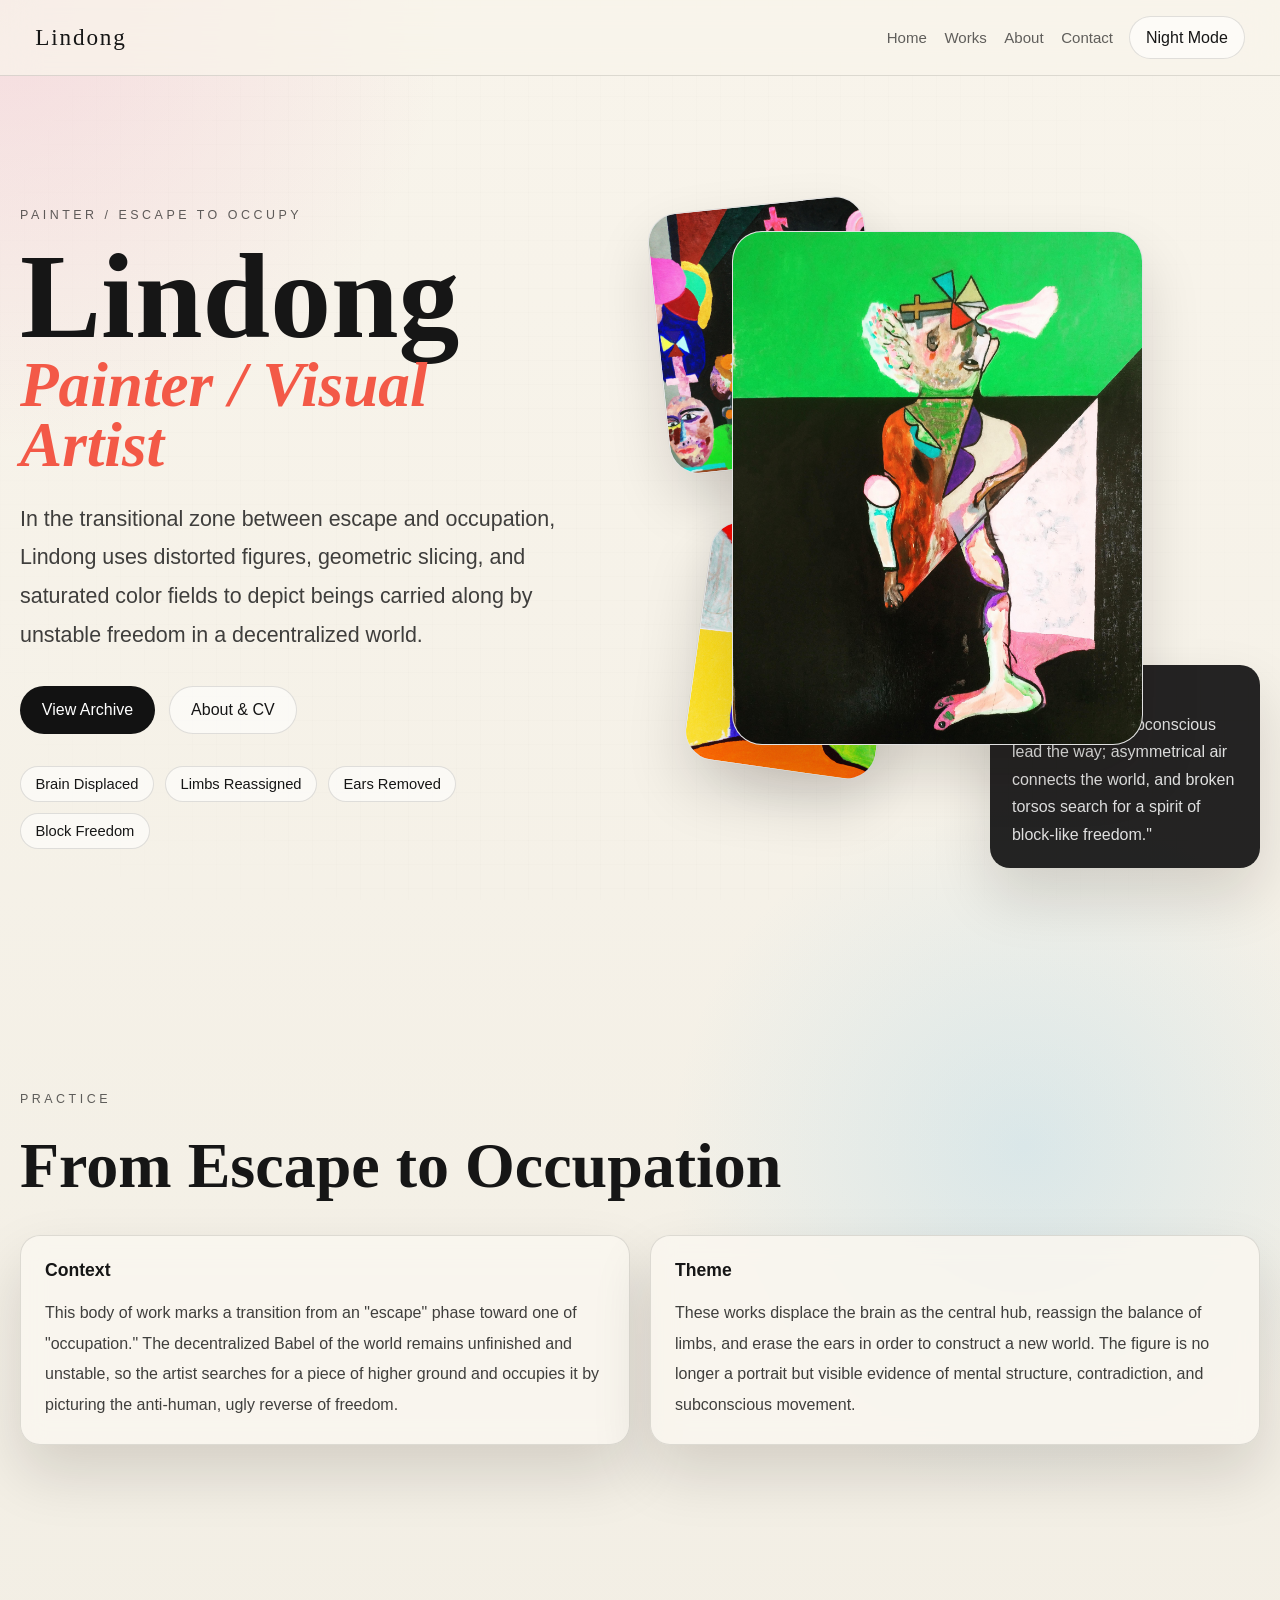
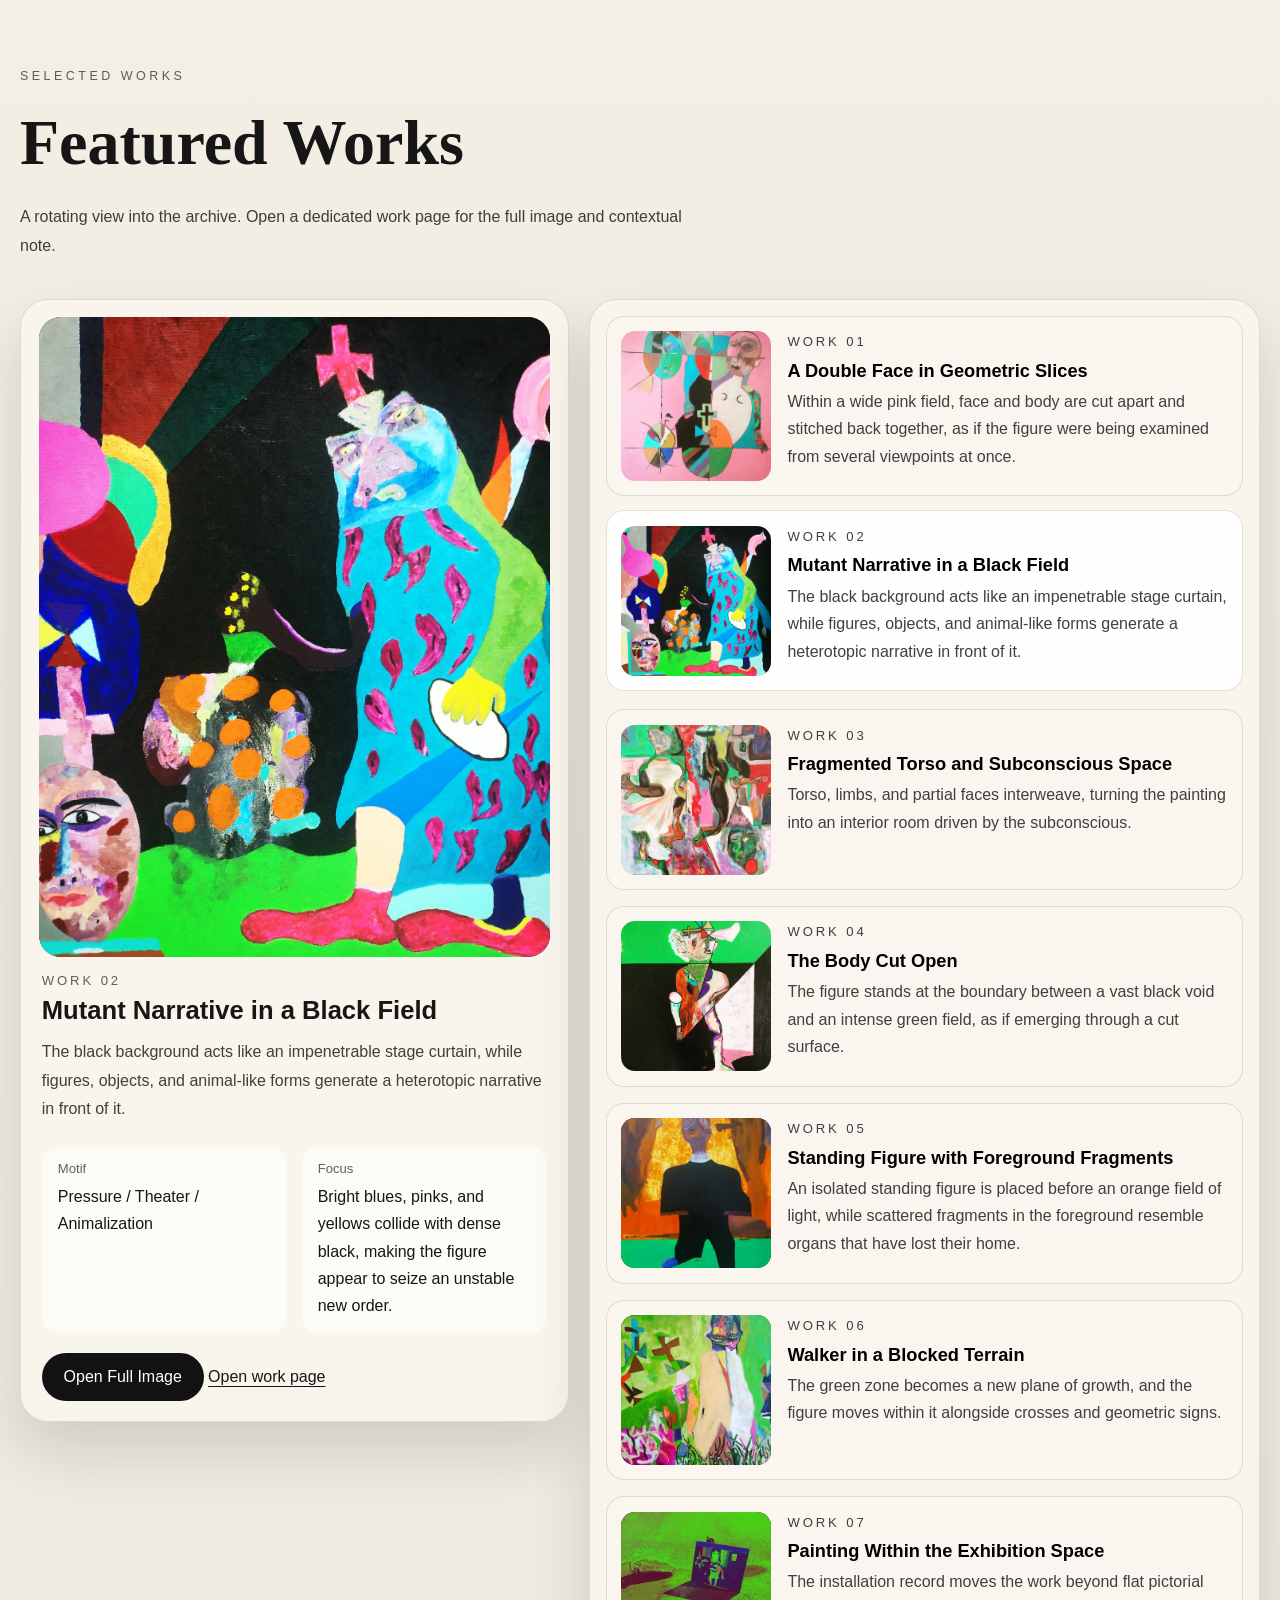
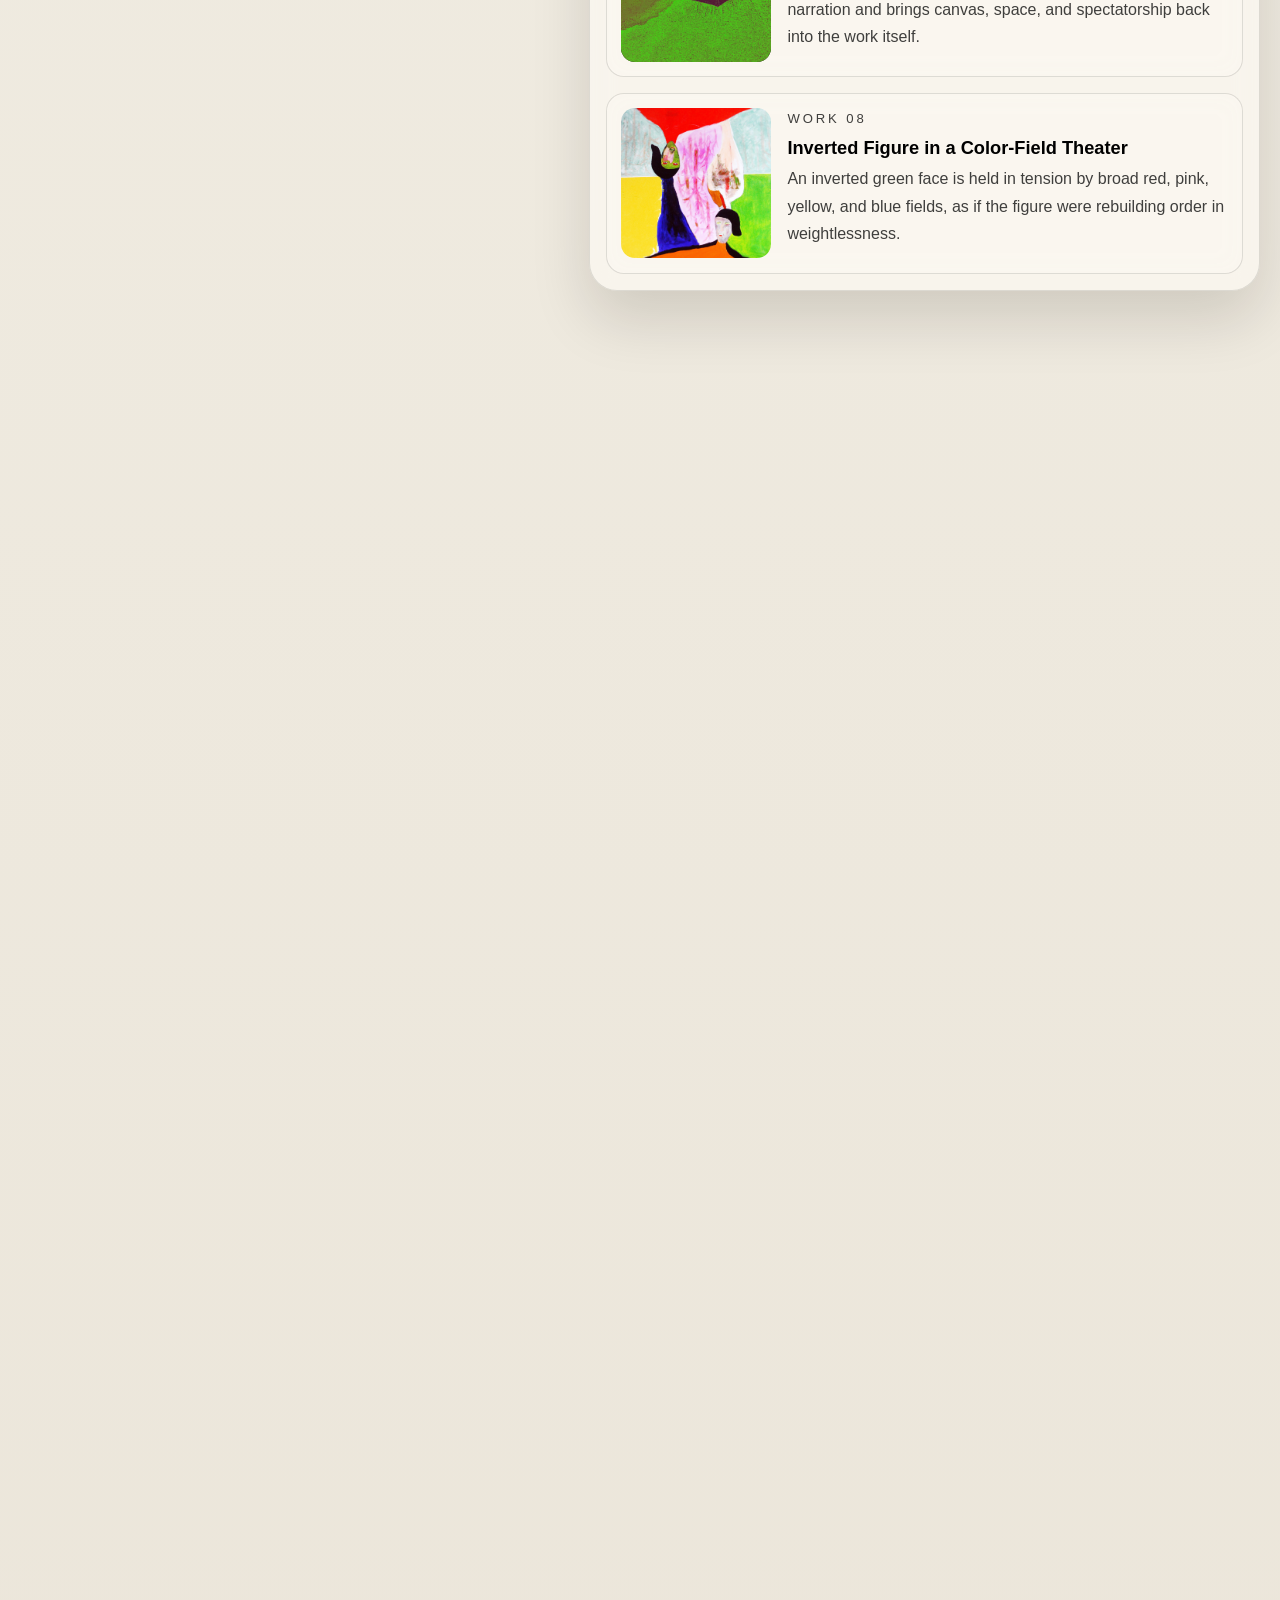
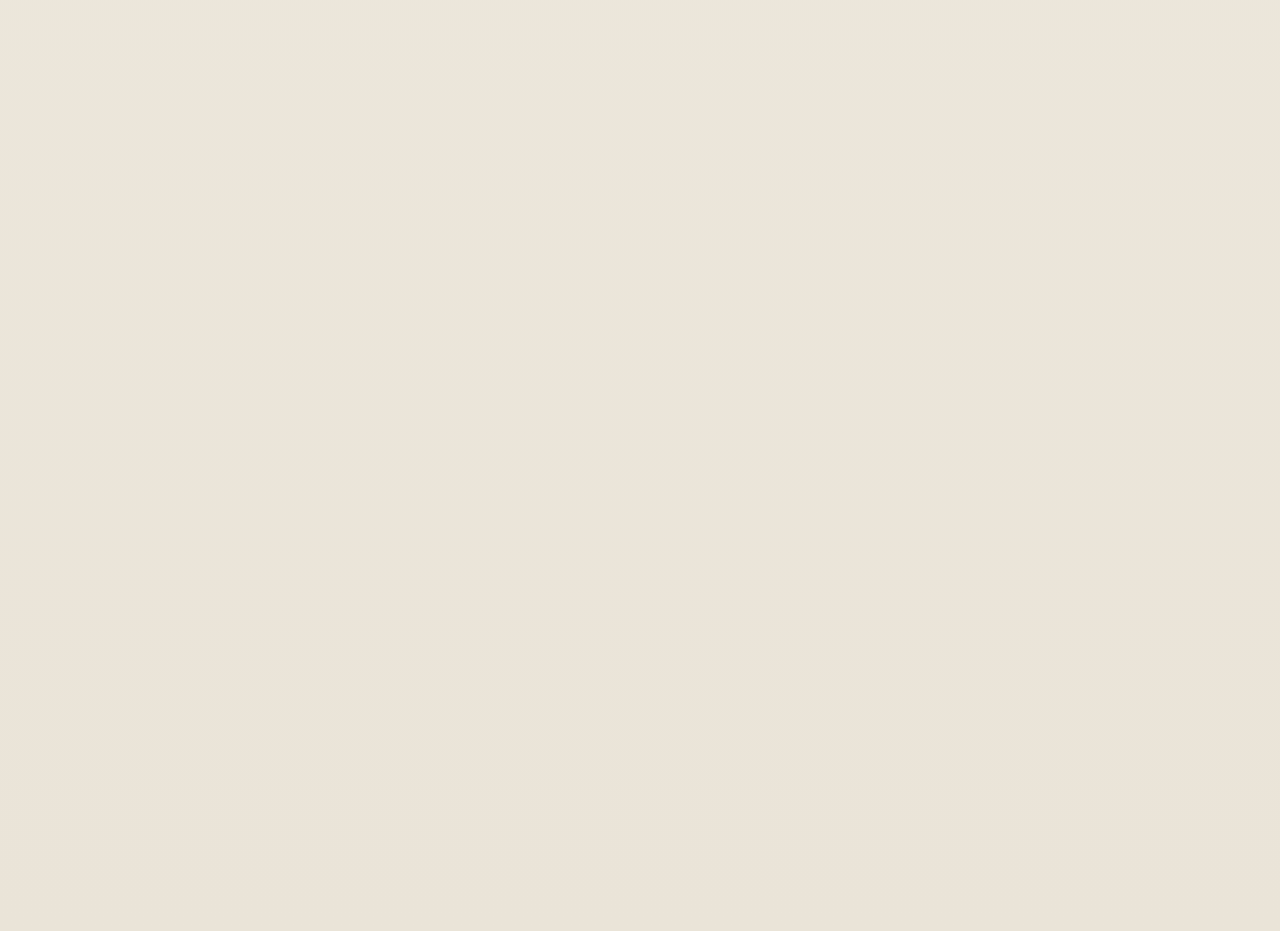
<file: index.html>
<!DOCTYPE html>
<html lang="en">
  <head>
    <meta charset="UTF-8" />
    <meta name="viewport" content="width=device-width, initial-scale=1.0" />
    <title>Lindong | Artist Website</title>
    <meta
      name="description"
      content="The artist website of Lindong. Distorted figures, geometric slices, and saturated color fields describe psychic structures and states of survival in a decentralized world."
    />
    <script>
      (function () {
        try {
          var savedTheme = localStorage.getItem("lindong-theme");
          document.documentElement.dataset.theme = savedTheme === "night" ? "night" : "day";
        } catch (error) {
          document.documentElement.dataset.theme = "day";
        }
      })();
    </script>
    <link rel="stylesheet" href="styles.css" />
  </head>
  <body>
    <div class="page-aura" aria-hidden="true"></div>
    <header class="site-header">
      <a class="brand" href="#top" aria-label="Back to homepage">
        <span class="brand-en brand-en-hero">Lindong</span>
      </a>
      <div class="header-tools">
        <nav class="site-nav" aria-label="Main navigation">
          <a href="./" id="nav-home">Home</a>
          <a href="works/" id="nav-works">Works</a>
          <a href="about/" id="nav-about">About</a>
          <a href="about/#contact" id="nav-contact">Contact</a>
        </nav>
        <button class="theme-toggle" id="theme-toggle" type="button" aria-label="Toggle day and night theme" aria-pressed="false">
          Night Mode
        </button>
      </div>
    </header>

    <main id="top">
      <section class="hero section">
        <div class="hero-copy" data-reveal>
          <p class="eyebrow" id="hero-eyebrow">Painter / Escape to Occupy</p>
          <h1>
            Lindong
            <span>Painter / Visual Artist</span>
          </h1>
          <p class="hero-lede" id="hero-lede">
            In the transitional zone between escape and occupation, Lindong uses distorted figures, geometric slicing, and saturated color fields to depict beings carried along by unstable freedom in a decentralized world.
          </p>
          <div class="hero-actions">
            <a class="button button-primary" href="works/" id="hero-cta-primary">View Archive</a>
            <a class="button button-secondary" href="about/" id="hero-cta-secondary">About &amp; CV</a>
          </div>
          <ul class="motif-list" aria-label="Practice keywords">
            <li id="motif-1">Brain Displaced</li>
            <li id="motif-2">Limbs Reassigned</li>
            <li id="motif-3">Ears Removed</li>
            <li id="motif-4">Block Freedom</li>
          </ul>
        </div>

        <div class="hero-stage" data-reveal>
          <figure class="hero-card hero-card-main">
            <img id="hero-image-main" src="assets/works/work-04.jpg" alt="Lindong work 04" />
          </figure>
          <figure class="hero-card hero-card-top">
            <img id="hero-image-top" src="assets/works/work-02.jpg" alt="Lindong work 02" />
          </figure>
          <figure class="hero-card hero-card-bottom">
            <img id="hero-image-bottom" src="assets/works/work-08.jpg" alt="Lindong work 08" />
          </figure>
          <div class="hero-note">
            <p class="hero-note-label" id="hero-note-label">Theme</p>
            <p id="hero-note-copy">
              "Ideas and the subconscious lead the way; asymmetrical air connects the world, and broken torsos search for a spirit of block-like freedom."
            </p>
          </div>
        </div>
      </section>

      <section class="practice section">
        <div class="section-head" data-reveal>
          <p class="eyebrow" id="practice-eyebrow">Practice</p>
          <h2 id="practice-heading">From Escape to Occupation</h2>
        </div>
        <div class="practice-grid">
          <article class="practice-card" data-reveal>
            <h3 id="practice-card-1-title">Context</h3>
            <p id="practice-card-1-copy">
              This body of work marks a transition from an "escape" phase toward one of "occupation." The decentralized Babel of the world remains unfinished and unstable, so the artist searches for a piece of higher ground and occupies it by picturing the anti-human, ugly reverse of freedom.
            </p>
          </article>
          <article class="practice-card" data-reveal>
            <h3 id="practice-card-2-title">Theme</h3>
            <p id="practice-card-2-copy">
              These works displace the brain as the central hub, reassign the balance of limbs, and erase the ears in order to construct a new world. The figure is no longer a portrait but visible evidence of mental structure, contradiction, and subconscious movement.
            </p>
          </article>
        </div>
      </section>

      <section class="works section" id="works">
        <div class="section-head" data-reveal>
          <p class="eyebrow" id="works-eyebrow">Selected Works</p>
          <h2 id="works-heading">Featured Works</h2>
          <p class="section-intro">
            A rotating view into the archive. Open a dedicated work page for the
            full image and contextual note.
          </p>
        </div>
        <div class="works-layout">
          <aside class="works-stage" data-reveal>
            <div class="stage-frame">
              <img id="active-work-image" src="assets/works/work-01.jpg" alt="Lindong work 01" />
            </div>
            <div class="stage-meta">
              <p class="stage-index" id="active-work-index">Work 01</p>
              <h3 id="active-work-title">A Double Face in Geometric Slices</h3>
              <p class="stage-caption" id="active-work-caption">
                Within a wide pink field, face and body are cut apart and stitched back together, as if the figure were being examined from several viewpoints at once.
              </p>
              <dl class="stage-details">
                <div>
                  <dt id="stage-label-motif">Motif</dt>
                  <dd id="active-work-motif">Displacement / Slicing / Split View</dd>
                </div>
                <div>
                  <dt id="stage-label-focus">Focus</dt>
                  <dd id="active-work-focus">The figure is broken apart and made to stand again at the center.</dd>
                </div>
              </dl>
              <button
                class="button button-primary stage-open"
                id="open-modal"
                type="button"
                aria-label="Open the full-size artwork image"
              >
                Open Full Image
              </button>
              <a class="text-link stage-detail-link" id="view-detail" href="work.html?id=01">Open work page</a>
            </div>
          </aside>

          <div class="works-list" id="works-list" data-reveal aria-live="polite"></div>
        </div>
        <div class="section-actions" data-reveal>
          <a class="text-link" href="works/">Browse the full archive</a>
        </div>
      </section>

      <section class="statement section" id="statement">
        <div class="section-head" data-reveal>
          <p class="eyebrow" id="statement-eyebrow">Statement</p>
          <h2 id="statement-heading">Artist Statement</h2>
        </div>
        <div class="statement-grid">
          <article class="statement-card statement-card-main" data-reveal>
            <p id="statement-main-1">
              Lindong's practice is moving from a phase of escape toward one of occupation. Through distorted figures, faces, torsos, and limbs are repeatedly dismantled and reassembled, turning the body from an object of viewing into a site charged with psychic pressure, conflicted desire, and existential unease.
            </p>
            <p id="statement-main-2">
              Crosses, geometric cuts, hybrid organs, and saturated color fields recur throughout the paintings to form a personal language charged with structural awareness, emotional intensity, and surreal narrative force. For Lindong, painting is not a reproduction of reality but a reordering of an unstable world.
            </p>
          </article>
          <article class="statement-card" data-reveal>
            <h3 id="statement-side-title">Practice Note</h3>
            <p id="statement-side-copy">The figure here is not made more complete. It is repeatedly cut apart, shifted, and rebuilt. The body becomes both the subject of narration and the carrier of psychic structure and historical atmosphere.</p>
            <a class="text-link statement-link" href="about/">Read full statement and CV</a>
          </article>
        </div>
      </section>

      <section class="exhibitions section" id="exhibitions">
        <div class="section-head" data-reveal>
          <p class="eyebrow" id="exhibitions-eyebrow">CV</p>
          <h2 id="exhibitions-heading">Exhibitions</h2>
        </div>
        <div class="timeline" data-reveal>
          <article class="timeline-item">
            <span class="timeline-year">2020</span>
            <div class="timeline-content">
              <h3 id="exhibition-1">Self-Conscious Expression: Contemporary Art Exhibition</h3>
            </div>
          </article>
          <article class="timeline-item">
            <span class="timeline-year">2020</span>
            <div class="timeline-content">
              <h3 id="exhibition-2">Fantasy Kingdom Emerging Artist Nomination Exhibition</h3>
            </div>
          </article>
          <article class="timeline-item">
            <span class="timeline-year">2020</span>
            <div class="timeline-content">
              <h3 id="exhibition-3">WILD VOICES Modern Sky Exhibition</h3>
            </div>
          </article>
          <article class="timeline-item">
            <span class="timeline-year">2019</span>
            <div class="timeline-content">
              <h3 id="exhibition-4">798 Expression Contemporary Art Invitational Exhibition</h3>
            </div>
          </article>
          <article class="timeline-item">
            <span class="timeline-year">2019</span>
            <div class="timeline-content">
              <h3 id="exhibition-5">1897 Factory Art Invitational Exhibition</h3>
            </div>
          </article>
        </div>
        <div class="section-actions" data-reveal>
          <a class="text-link" href="about/">View full profile</a>
        </div>
      </section>

      <section class="contact section" id="contact">
        <div class="section-head" data-reveal>
          <p class="eyebrow" id="contact-eyebrow">Contact</p>
          <h2 id="contact-heading">Contact</h2>
        </div>
        <div class="contact-panel" data-reveal>
          <p id="contact-copy">
            For exhibitions, studio visits, commissions, or collection
            inquiries, please contact directly.
          </p>
          <div class="contact-list">
            <div>
              <span id="contact-label-email">Email</span>
              <strong id="contact-value-email">1249406297@qq.com</strong>
            </div>
            <div>
              <span id="contact-label-social">WeChat</span>
              <strong id="contact-value-social">1249406297@qq.com</strong>
            </div>
          </div>
        </div>
      </section>
    </main>

    <div class="work-modal" id="work-modal" aria-hidden="true">
      <div class="work-modal-backdrop" data-close-modal></div>
      <div class="work-modal-panel" role="dialog" aria-modal="true" aria-labelledby="modal-title">
        <button class="modal-close" type="button" data-close-modal aria-label="Close artwork image" id="modal-close">
          ×
        </button>
        <div class="modal-layout">
          <div class="modal-image-wrap">
            <img id="modal-image" src="assets/works/work-01.jpg" alt="Lindong work 01 full-size view" />
          </div>
          <div class="modal-copy">
            <p class="stage-index" id="modal-index">Work 01</p>
            <h3 id="modal-title">A Double Face in Geometric Slices</h3>
            <p id="modal-caption">
              Within a wide pink field, face and body are cut apart and stitched back together, as if the figure were being examined from several viewpoints at once.
            </p>
            <p id="modal-focus">
              The figure is broken apart and made to stand again at the center. Crosses and geometric partitions become metaphors for a fractured mental structure.
            </p>
          </div>
        </div>
      </div>
    </div>

    <script src="theme.js"></script>
    <script src="data.js"></script>
    <script src="script.js"></script>
  </body>
</html>
</file>
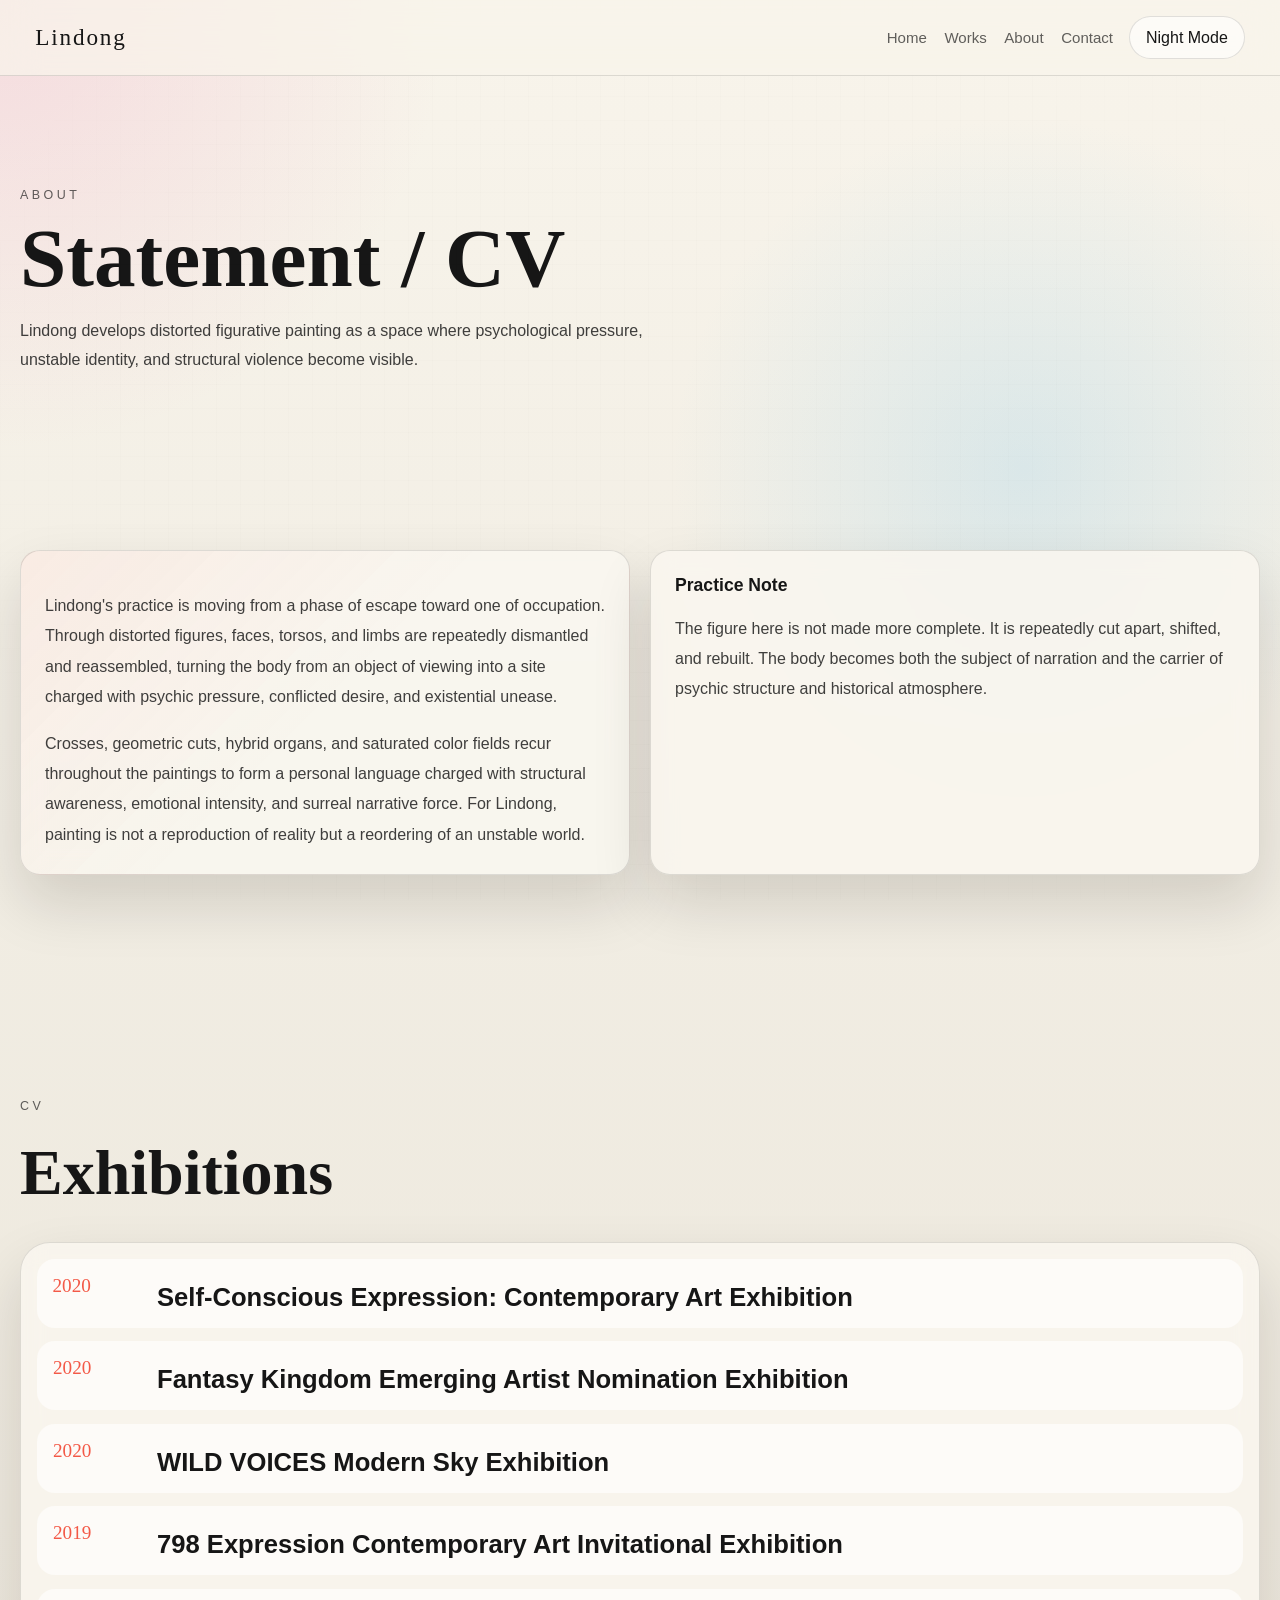
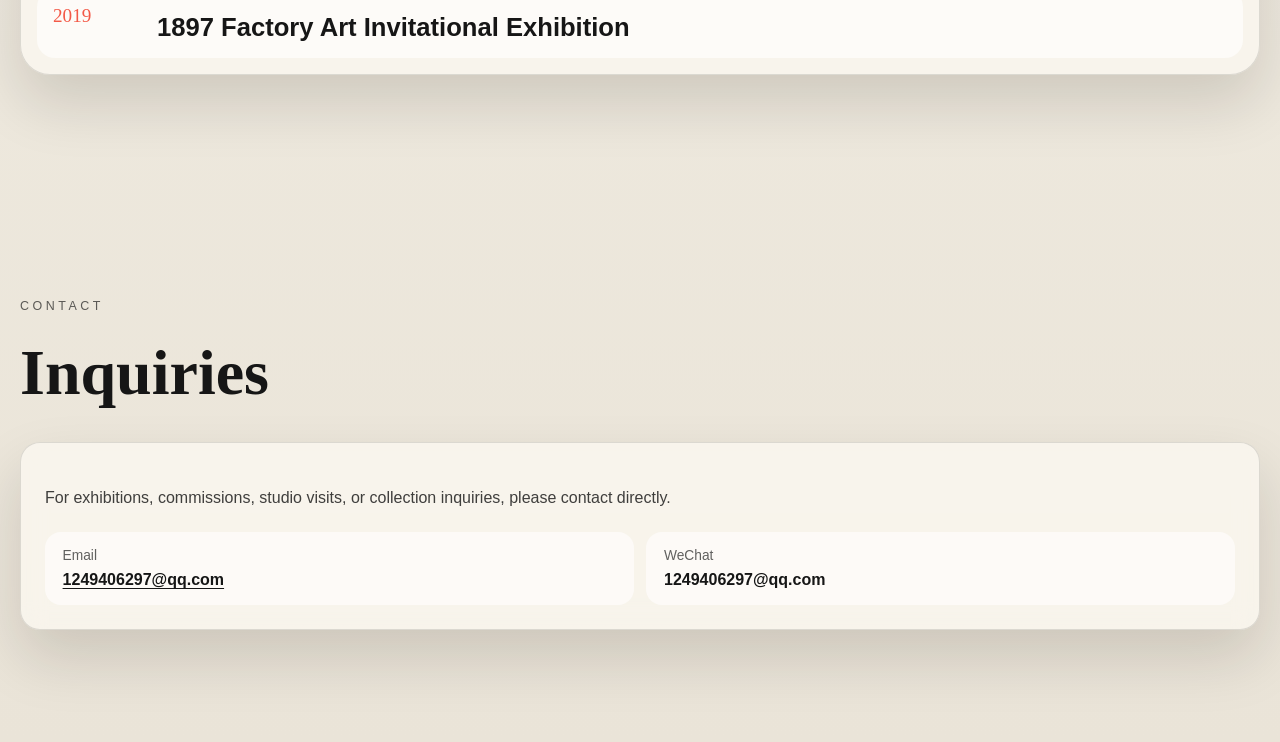
<file: about/index.html>
<!DOCTYPE html>
<html lang="en">
  <head>
    <meta charset="UTF-8" />
    <meta name="viewport" content="width=device-width, initial-scale=1.0" />
    <title>Lindong | About</title>
    <meta
      name="description"
      content="Artist statement, exhibitions, and contact details for Lindong."
    />
    <script>
      (function () {
        try {
          var savedTheme = localStorage.getItem("lindong-theme");
          document.documentElement.dataset.theme = savedTheme === "night" ? "night" : "day";
        } catch (error) {
          document.documentElement.dataset.theme = "day";
        }
      })();
    </script>
    <link rel="stylesheet" href="../styles.css" />
  </head>
  <body data-base-path="../">
    <div class="page-aura" aria-hidden="true"></div>
    <header class="site-header">
      <a class="brand" href="../" aria-label="Back to homepage">
        <span class="brand-en brand-en-hero">Lindong</span>
      </a>
      <div class="header-tools">
        <nav class="site-nav" aria-label="Main navigation">
          <a href="../">Home</a>
          <a href="../works/">Works</a>
          <a href="./">About</a>
          <a href="#contact">Contact</a>
        </nav>
        <button class="theme-toggle" id="theme-toggle" type="button" aria-label="Toggle day and night theme" aria-pressed="false">
          Night Mode
        </button>
      </div>
    </header>

    <main>
      <section class="page-intro section">
        <p class="eyebrow">About</p>
        <h1>Statement / CV</h1>
        <p class="page-intro-copy">
          Lindong develops distorted figurative painting as a space where
          psychological pressure, unstable identity, and structural violence
          become visible.
        </p>
      </section>

      <section class="section">
        <div class="statement-grid">
          <article class="statement-card statement-card-main">
            <p>
              Lindong's practice is moving from a phase of escape toward one of
              occupation. Through distorted figures, faces, torsos, and limbs are
              repeatedly dismantled and reassembled, turning the body from an
              object of viewing into a site charged with psychic pressure,
              conflicted desire, and existential unease.
            </p>
            <p>
              Crosses, geometric cuts, hybrid organs, and saturated color fields
              recur throughout the paintings to form a personal language charged
              with structural awareness, emotional intensity, and surreal
              narrative force. For Lindong, painting is not a reproduction of
              reality but a reordering of an unstable world.
            </p>
          </article>
          <article class="statement-card">
            <h3>Practice Note</h3>
            <p>
              The figure here is not made more complete. It is repeatedly cut
              apart, shifted, and rebuilt. The body becomes both the subject of
              narration and the carrier of psychic structure and historical
              atmosphere.
            </p>
          </article>
        </div>
      </section>

      <section class="section" id="cv">
        <div class="section-head">
          <p class="eyebrow">CV</p>
          <h2>Exhibitions</h2>
        </div>
        <div class="timeline" id="exhibition-list"></div>
      </section>

      <section class="section" id="contact">
        <div class="section-head">
          <p class="eyebrow">Contact</p>
          <h2>Inquiries</h2>
        </div>
        <div class="contact-panel">
          <p>
            For exhibitions, commissions, studio visits, or collection
            inquiries, please contact directly.
          </p>
          <div class="contact-list">
            <div>
              <span>Email</span>
              <strong><a class="contact-link" id="contact-email" href="mailto:1249406297@qq.com">1249406297@qq.com</a></strong>
            </div>
            <div>
              <span>WeChat</span>
              <strong id="contact-wechat">1249406297@qq.com</strong>
            </div>
          </div>
        </div>
      </section>
    </main>

    <script src="../theme.js"></script>
    <script src="../data.js"></script>
    <script src="../pages.js"></script>
  </body>
</html>
</file>
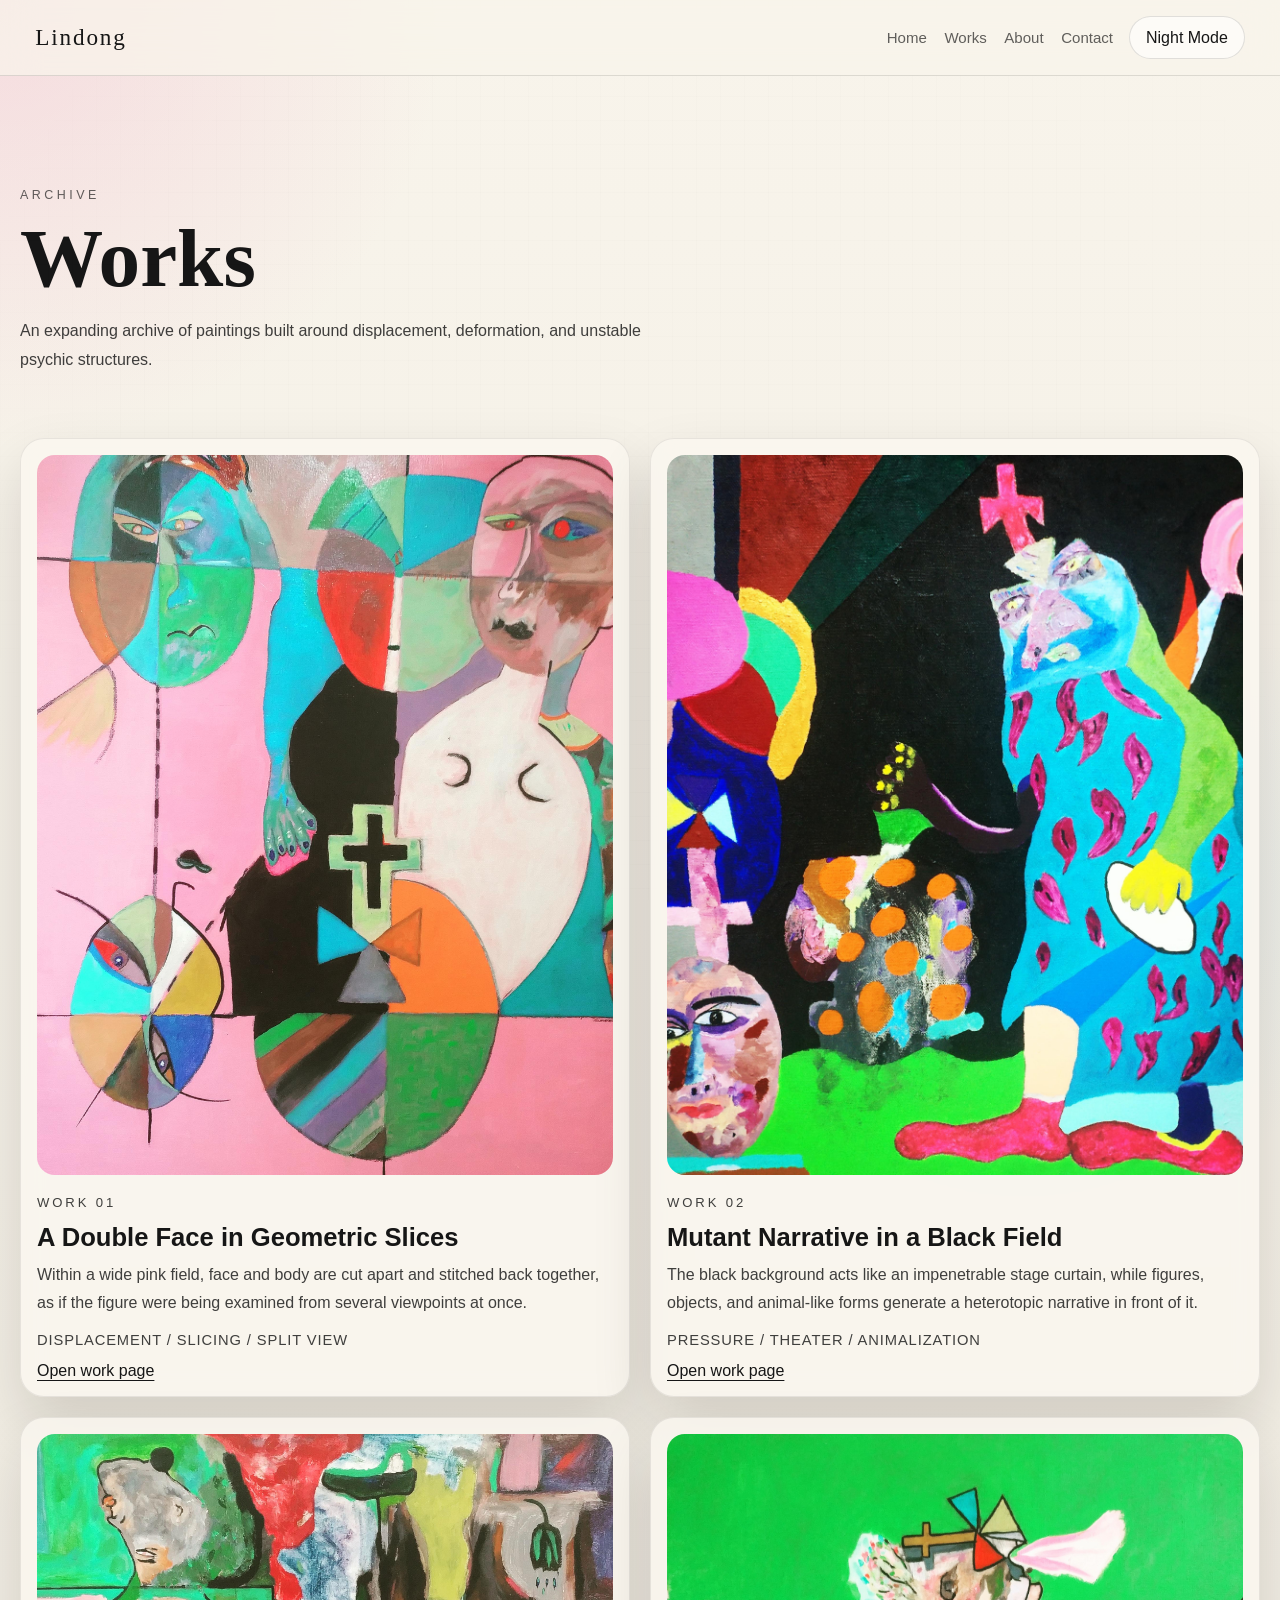
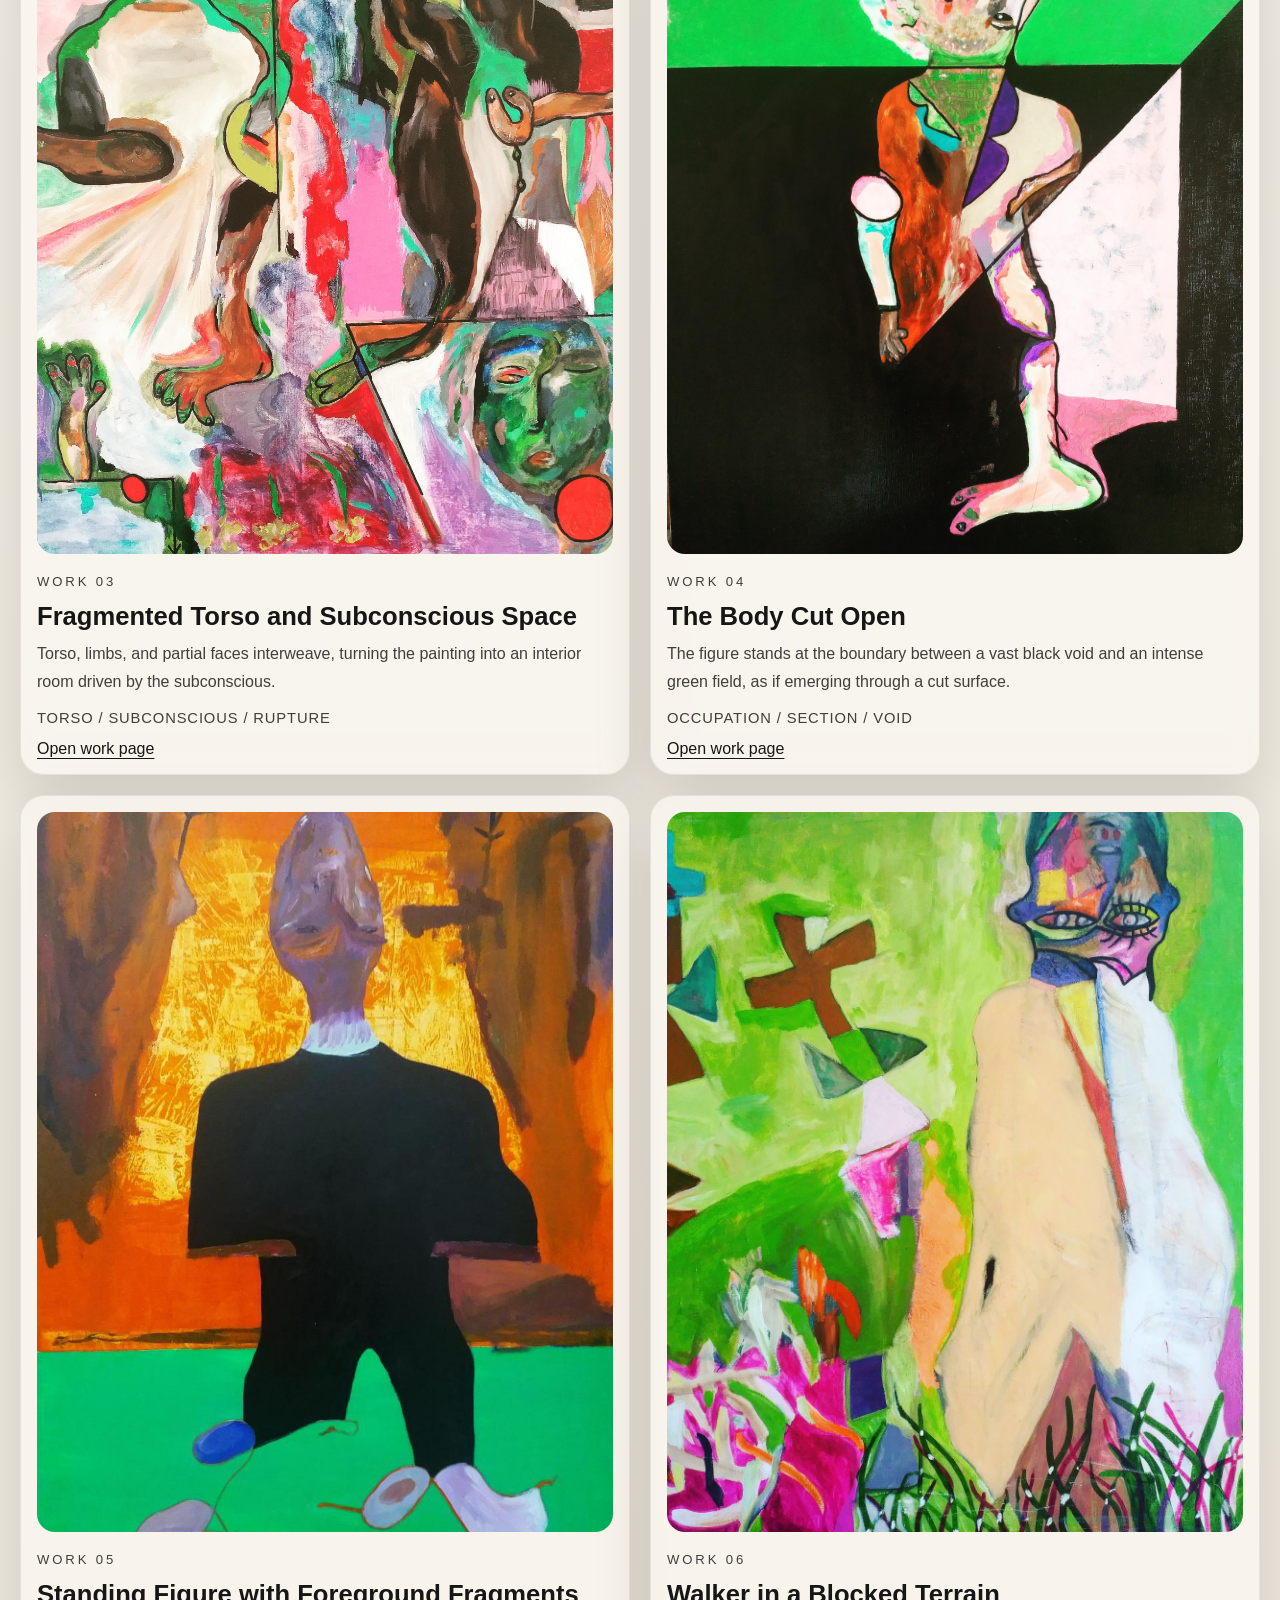
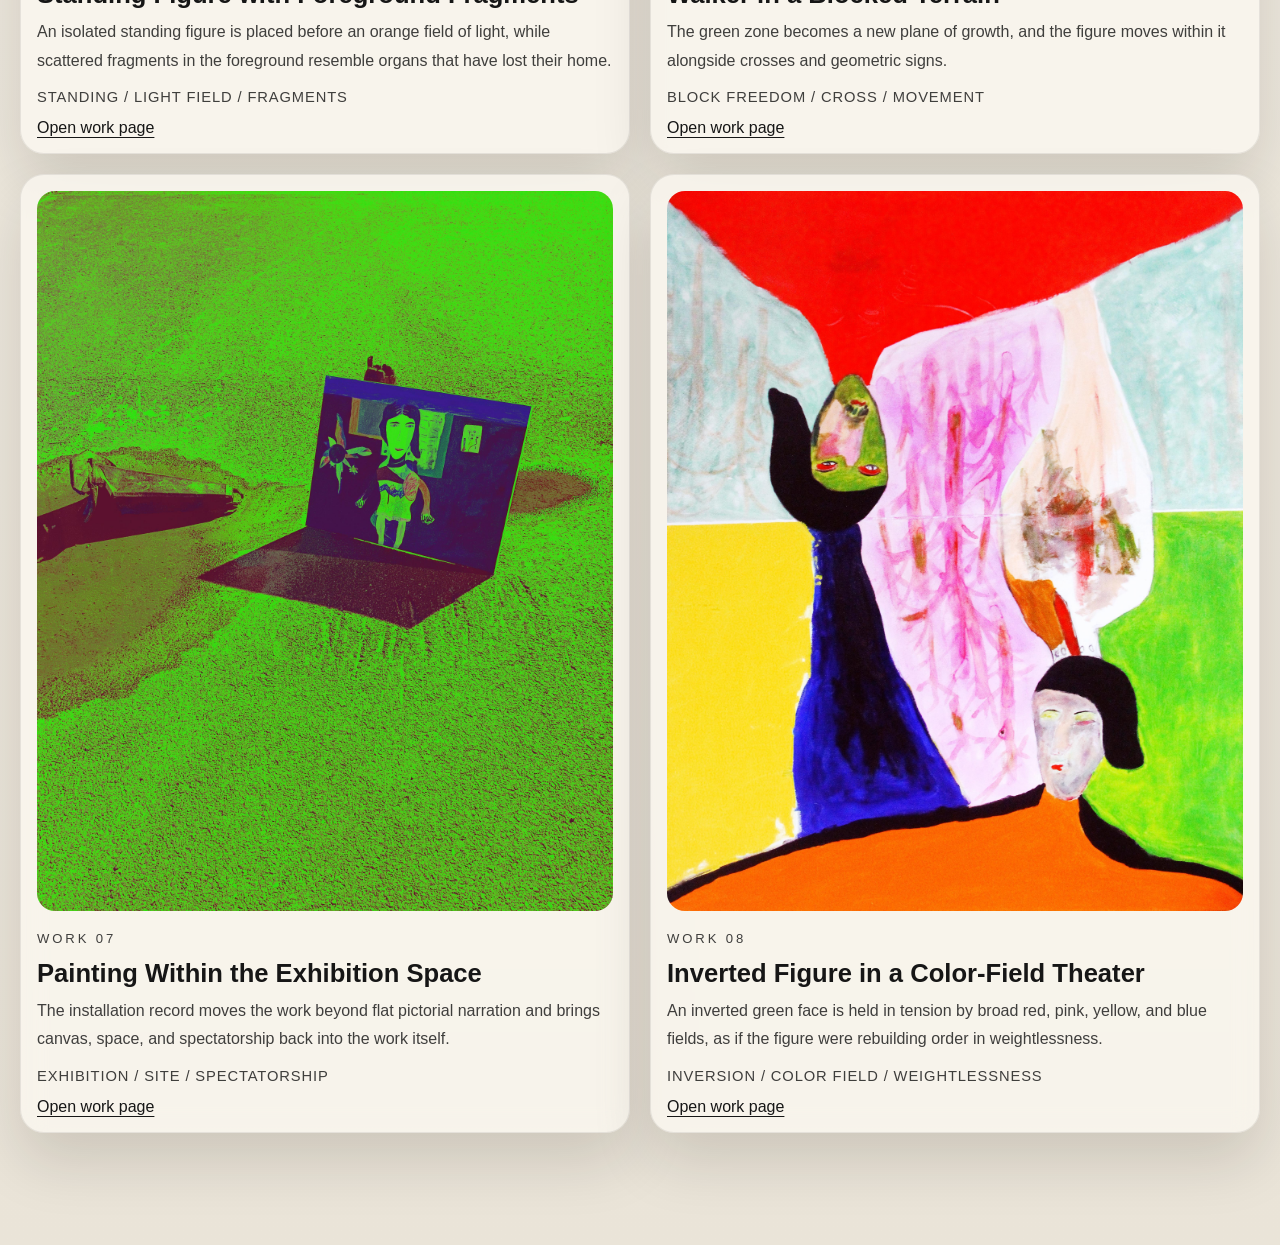
<file: works/index.html>
<!DOCTYPE html>
<html lang="en">
  <head>
    <meta charset="UTF-8" />
    <meta name="viewport" content="width=device-width, initial-scale=1.0" />
    <title>Lindong | Works Archive</title>
    <meta
      name="description"
      content="Archive of paintings by Lindong."
    />
    <script>
      (function () {
        try {
          var savedTheme = localStorage.getItem("lindong-theme");
          document.documentElement.dataset.theme = savedTheme === "night" ? "night" : "day";
        } catch (error) {
          document.documentElement.dataset.theme = "day";
        }
      })();
    </script>
    <link rel="stylesheet" href="../styles.css" />
  </head>
  <body data-base-path="../">
    <div class="page-aura" aria-hidden="true"></div>
    <header class="site-header">
      <a class="brand" href="../" aria-label="Back to homepage">
        <span class="brand-en brand-en-hero">Lindong</span>
      </a>
      <div class="header-tools">
        <nav class="site-nav" aria-label="Main navigation">
          <a href="../">Home</a>
          <a href="./">Works</a>
          <a href="../about/">About</a>
          <a href="../about/#contact">Contact</a>
        </nav>
        <button class="theme-toggle" id="theme-toggle" type="button" aria-label="Toggle day and night theme" aria-pressed="false">
          Night Mode
        </button>
      </div>
    </header>

    <main>
      <section class="page-intro section">
        <p class="eyebrow">Archive</p>
        <h1>Works</h1>
        <p class="page-intro-copy">
          An expanding archive of paintings built around displacement,
          deformation, and unstable psychic structures.
        </p>
      </section>

      <section class="section archive-section">
        <div class="archive-grid" id="archive-grid"></div>
      </section>
    </main>

    <script src="../theme.js"></script>
    <script src="../data.js"></script>
    <script src="../pages.js"></script>
  </body>
</html>
</file>
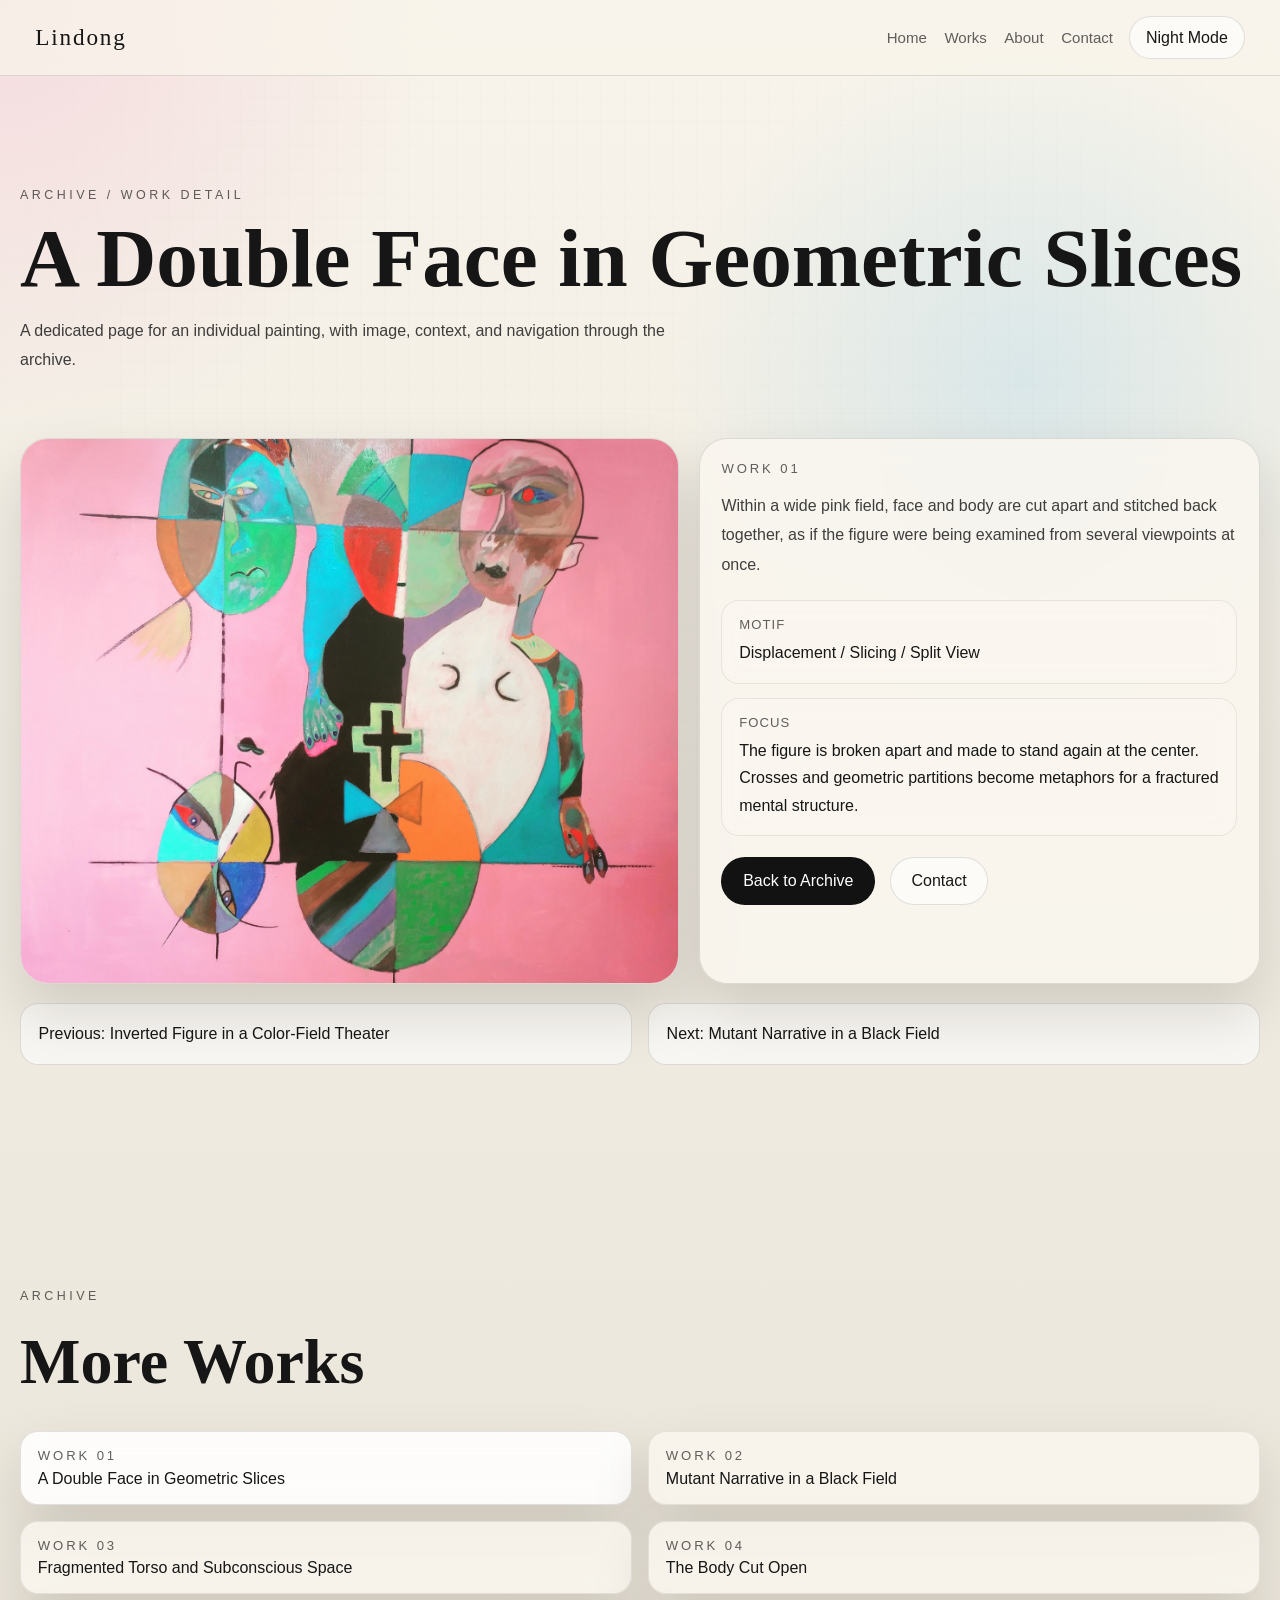
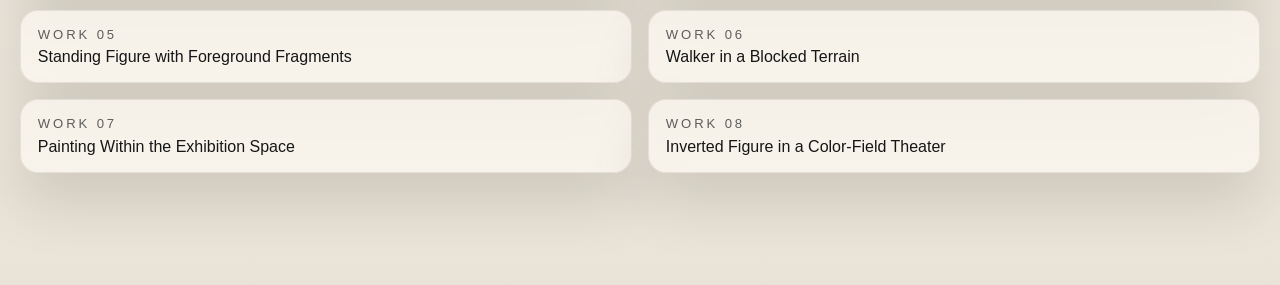
<file: work.html>
<!DOCTYPE html>
<html lang="en">
  <head>
    <meta charset="UTF-8" />
    <meta name="viewport" content="width=device-width, initial-scale=1.0" />
    <title>Lindong | Work</title>
    <meta
      name="description"
      content="Detailed artwork page from the Lindong archive."
    />
    <script>
      (function () {
        try {
          var savedTheme = localStorage.getItem("lindong-theme");
          document.documentElement.dataset.theme = savedTheme === "night" ? "night" : "day";
        } catch (error) {
          document.documentElement.dataset.theme = "day";
        }
      })();
    </script>
    <link rel="stylesheet" href="styles.css" />
  </head>
  <body data-base-path="">
    <div class="page-aura" aria-hidden="true"></div>
    <header class="site-header">
      <a class="brand" href="./" aria-label="Back to homepage">
        <span class="brand-en brand-en-hero">Lindong</span>
      </a>
      <div class="header-tools">
        <nav class="site-nav" aria-label="Main navigation">
          <a href="./">Home</a>
          <a href="works/">Works</a>
          <a href="about/">About</a>
          <a href="about/#contact">Contact</a>
        </nav>
        <button class="theme-toggle" id="theme-toggle" type="button" aria-label="Toggle day and night theme" aria-pressed="false">
          Night Mode
        </button>
      </div>
    </header>

    <main id="work-detail">
      <section class="page-intro section">
        <p class="eyebrow">Archive / Work Detail</p>
        <h1 id="detail-title">Work</h1>
        <p class="page-intro-copy">
          A dedicated page for an individual painting, with image, context, and
          navigation through the archive.
        </p>
      </section>

      <section class="section detail-section">
        <div class="detail-layout">
          <div class="detail-image-panel">
            <img id="detail-image" src="assets/works/work-01.jpg" alt="" />
          </div>
          <div class="detail-copy-panel">
            <p class="stage-index" id="detail-index">Work 01</p>
            <p class="detail-caption" id="detail-caption"></p>
            <div class="detail-cards">
              <div class="detail-card">
                <span>Motif</span>
                <strong id="detail-motif"></strong>
              </div>
              <div class="detail-card">
                <span>Focus</span>
                <strong id="detail-focus"></strong>
              </div>
            </div>
            <div class="detail-actions">
              <a class="button button-primary" id="detail-back-link" href="works/">Back to Archive</a>
              <a class="button button-secondary" id="detail-contact-link" href="about/#contact">Contact</a>
            </div>
          </div>
        </div>

        <div class="detail-navigation">
          <a class="detail-nav-link" id="detail-prev" href="#"></a>
          <a class="detail-nav-link" id="detail-next" href="#"></a>
        </div>
      </section>

      <section class="section">
        <div class="section-head">
          <p class="eyebrow">Archive</p>
          <h2>More Works</h2>
        </div>
        <div class="detail-mini-grid" id="detail-more-works"></div>
      </section>
    </main>

    <script src="theme.js"></script>
    <script src="data.js"></script>
    <script src="pages.js"></script>
  </body>
</html>
</file>
<file: styles.css>
:root {
  --bg: #f1ede3;
  --bg-deep: #121212;
  --bg-panel: rgba(250, 247, 240, 0.82);
  --line: rgba(18, 18, 18, 0.12);
  --text: #161616;
  --muted: rgba(22, 22, 22, 0.68);
  --text-soft: rgba(22, 22, 22, 0.82);
  --header-bg: rgba(248, 244, 235, 0.72);
  --grid-line: rgba(18, 18, 18, 0.03);
  --panel-surface: rgba(255, 255, 255, 0.58);
  --panel-surface-strong: rgba(255, 255, 255, 0.88);
  --button-primary-text: #ffffff;
  --frame-fill: #ffffff;
  --note-bg: rgba(18, 18, 18, 0.92);
  --note-text: rgba(255, 255, 255, 0.86);
  --note-muted: rgba(255, 255, 255, 0.56);
  --modal-panel-bg: rgba(245, 241, 234, 0.96);
  --modal-panel-border: rgba(255, 255, 255, 0.22);
  --modal-close-bg: rgba(18, 18, 18, 0.92);
  --modal-close-text: #ffffff;
  --accent-lime: #9be72e;
  --accent-coral: #f35947;
  --accent-pink: #f0acc7;
  --accent-sky: #7dc7ef;
  --shadow: 0 28px 60px rgba(20, 14, 10, 0.14);
  --radius-lg: 30px;
  --radius-md: 20px;
  --radius-sm: 14px;
  --display-font: "Iowan Old Style", "Palatino Linotype", "Book Antiqua", Baskerville, serif;
  --ui-font: Optima, "Avenir Next", "Segoe UI", sans-serif;
}

html[data-theme="night"] {
  --bg: #111111;
  --bg-deep: #f4efe6;
  --bg-panel: rgba(24, 24, 24, 0.82);
  --line: rgba(255, 255, 255, 0.12);
  --text: #f4efe6;
  --muted: rgba(244, 239, 230, 0.66);
  --text-soft: rgba(244, 239, 230, 0.82);
  --header-bg: rgba(14, 14, 14, 0.76);
  --grid-line: rgba(255, 255, 255, 0.04);
  --panel-surface: rgba(255, 255, 255, 0.07);
  --panel-surface-strong: rgba(255, 255, 255, 0.12);
  --button-primary-text: #111111;
  --frame-fill: rgba(255, 255, 255, 0.1);
  --note-bg: rgba(255, 255, 255, 0.08);
  --note-text: rgba(255, 255, 255, 0.92);
  --note-muted: rgba(255, 255, 255, 0.6);
  --modal-panel-bg: rgba(18, 18, 18, 0.96);
  --modal-panel-border: rgba(255, 255, 255, 0.08);
  --modal-close-bg: rgba(244, 239, 230, 0.9);
  --modal-close-text: #111111;
  --shadow: 0 28px 60px rgba(0, 0, 0, 0.34);
}

*,
*::before,
*::after {
  box-sizing: border-box;
}

html {
  scroll-behavior: smooth;
}

html[lang="en"] {
  font-size: 16px;
}

body {
  margin: 0;
  min-height: 100vh;
  color: var(--text);
  font-family: var(--ui-font);
  background:
    radial-gradient(circle at top left, rgba(240, 172, 199, 0.34), transparent 28rem),
    radial-gradient(circle at 80% 20%, rgba(125, 199, 239, 0.22), transparent 22rem),
    linear-gradient(180deg, #f8f4eb 0%, #f1ede3 36%, #eae4d8 100%);
}

html[data-theme="night"] body {
  background:
    radial-gradient(circle at top left, rgba(243, 89, 71, 0.14), transparent 24rem),
    radial-gradient(circle at 82% 18%, rgba(125, 199, 239, 0.12), transparent 20rem),
    linear-gradient(180deg, #171717 0%, #111111 40%, #0a0a0a 100%);
}

img {
  display: block;
  max-width: 100%;
}

a {
  color: inherit;
  text-decoration: none;
}

button {
  font: inherit;
}

.page-aura {
  position: fixed;
  inset: 0;
  pointer-events: none;
  background:
    linear-gradient(90deg, var(--grid-line) 1px, transparent 1px),
    linear-gradient(var(--grid-line) 1px, transparent 1px);
  background-size: 24px 24px;
  mask-image: radial-gradient(circle at center, black 55%, transparent 100%);
  opacity: 0.35;
}

.site-header {
  position: sticky;
  top: 0;
  z-index: 20;
  display: flex;
  align-items: center;
  justify-content: space-between;
  gap: 1.5rem;
  padding: 1rem clamp(1.1rem, 3vw, 2.2rem);
  backdrop-filter: blur(18px);
  background: var(--header-bg);
  border-bottom: 1px solid var(--line);
}

.header-tools {
  display: flex;
  align-items: center;
  gap: 1rem;
}

.theme-toggle {
  min-height: 2.7rem;
  padding: 0.65rem 1rem;
  border: 1px solid var(--line);
  border-radius: 999px;
  background: var(--panel-surface);
  color: var(--text);
  cursor: pointer;
  transition:
    transform 180ms ease,
    background 180ms ease,
    border-color 180ms ease;
}

.theme-toggle:hover,
.theme-toggle:focus-visible {
  transform: translateY(-2px);
  background: var(--panel-surface-strong);
}

.brand {
  display: inline-flex;
  align-items: baseline;
  gap: 0.5rem;
}

.brand-en {
  color: var(--muted);
  font-size: 0.82rem;
  letter-spacing: 0.24em;
  text-transform: uppercase;
}

.brand-en-hero {
  color: var(--text);
  font-family: var(--display-font);
  font-size: 1.45rem;
  letter-spacing: 0.08em;
  text-transform: none;
}

.site-nav {
  display: flex;
  flex-wrap: wrap;
  gap: 1.1rem;
  font-size: 0.94rem;
  color: var(--muted);
}

.site-nav a {
  position: relative;
}

.site-nav a::after {
  content: "";
  position: absolute;
  left: 0;
  bottom: -0.2rem;
  width: 100%;
  height: 1px;
  background: currentColor;
  transform: scaleX(0);
  transform-origin: left;
  transition: transform 180ms ease;
}

.site-nav a:hover::after,
.site-nav a:focus-visible::after {
  transform: scaleX(1);
}

.section-intro,
.page-intro-copy {
  max-width: 42rem;
  margin: 1rem 0 0;
  color: var(--text-soft);
  line-height: 1.82;
}

.section {
  width: min(1240px, calc(100% - 2rem));
  margin: 0 auto;
  padding: clamp(3.8rem, 9vw, 7rem) 0;
}

.page-intro {
  padding-bottom: clamp(2.2rem, 5vw, 4rem);
}

.page-intro h1 {
  margin: 0;
  font-family: var(--display-font);
  font-size: clamp(3rem, 7vw, 5.2rem);
  line-height: 0.98;
}

.hero {
  display: grid;
  grid-template-columns: minmax(0, 0.92fr) minmax(0, 1.08fr);
  gap: clamp(2rem, 4vw, 4.5rem);
  min-height: calc(100vh - 80px);
  align-items: center;
}

.eyebrow {
  margin: 0 0 1rem;
  color: var(--muted);
  font-size: 0.78rem;
  letter-spacing: 0.28em;
  text-transform: uppercase;
}

.hero h1,
.section-head h2 {
  margin: 0;
  font-family: var(--display-font);
  font-weight: 600;
  line-height: 0.96;
}

.hero h1 {
  font-size: clamp(4rem, 10vw, 7.6rem);
}

.hero h1 span {
  display: block;
  color: var(--accent-coral);
  font-size: 0.52em;
  font-style: italic;
}

.hero-lede {
  max-width: 34rem;
  margin: 1.5rem 0 0;
  font-size: clamp(1.05rem, 2vw, 1.34rem);
  line-height: 1.8;
  color: var(--text-soft);
}

.hero-actions {
  display: flex;
  flex-wrap: wrap;
  gap: 0.9rem;
  margin-top: 2rem;
}

.button {
  display: inline-flex;
  align-items: center;
  justify-content: center;
  min-height: 3rem;
  padding: 0.85rem 1.3rem;
  border-radius: 999px;
  border: 1px solid transparent;
  transition:
    transform 180ms ease,
    border-color 180ms ease,
    background 180ms ease;
  cursor: pointer;
}

.button:hover,
.button:focus-visible {
  transform: translateY(-2px);
}

.button-primary {
  background: var(--bg-deep);
  color: var(--button-primary-text);
}

.button-secondary {
  border-color: var(--line);
  background: var(--panel-surface);
}

.text-link {
  display: inline-flex;
  align-items: center;
  gap: 0.4rem;
  color: var(--text);
  text-decoration: underline;
  text-underline-offset: 0.22rem;
}

.motif-list {
  display: flex;
  flex-wrap: wrap;
  gap: 0.7rem;
  padding: 0;
  margin: 2rem 0 0;
  list-style: none;
}

.motif-list li {
  padding: 0.55rem 0.9rem;
  border-radius: 999px;
  border: 1px solid var(--line);
  background: var(--panel-surface);
  font-size: 0.92rem;
}

.hero-stage {
  position: relative;
  min-height: 680px;
}

.hero-card {
  position: absolute;
  overflow: hidden;
  border-radius: var(--radius-lg);
  box-shadow: var(--shadow);
  border: 1px solid var(--line);
  background: var(--frame-fill);
  animation: drift 10s ease-in-out infinite;
}

.hero-card img {
  width: 100%;
  height: 100%;
  object-fit: cover;
}

.hero-card-main {
  inset: 4% 12% auto auto;
  width: min(34rem, 64%);
  aspect-ratio: 4 / 5;
  z-index: 3;
}

.hero-card-top {
  top: 0;
  left: 0;
  width: min(19rem, 34%);
  aspect-ratio: 1 / 1.2;
  transform: rotate(-6deg);
  animation-delay: -1.8s;
}

.hero-card-bottom {
  bottom: 12%;
  left: 6%;
  width: min(18rem, 30%);
  aspect-ratio: 0.8 / 1;
  transform: rotate(8deg);
  z-index: 2;
  animation-delay: -3.4s;
}

.hero-note {
  position: absolute;
  right: 0;
  bottom: 0;
  width: min(22rem, 42%);
  padding: 1.25rem 1.35rem;
  border-radius: var(--radius-md);
  background: var(--note-bg);
  color: var(--note-text);
  box-shadow: var(--shadow);
}

.hero-note-label {
  margin: 0 0 0.7rem;
  color: var(--note-muted);
  font-size: 0.78rem;
  letter-spacing: 0.24em;
  text-transform: uppercase;
}

.hero-note p:last-child {
  margin: 0;
  line-height: 1.72;
}

.section-head {
  display: grid;
  gap: 0.8rem;
  margin-bottom: 2.4rem;
}

.section-head h2 {
  font-size: clamp(2.3rem, 5vw, 4.2rem);
}

.section-actions {
  margin-top: 1.4rem;
}

.practice-grid,
.statement-grid {
  display: grid;
  grid-template-columns: repeat(2, minmax(0, 1fr));
  gap: 1.25rem;
}

.practice-card,
.statement-card,
.contact-panel,
.works-stage,
.timeline,
.works-list,
.work-item {
  border: 1px solid var(--line);
  background: var(--bg-panel);
  backdrop-filter: blur(12px);
}

.practice-card,
.statement-card,
.contact-panel {
  padding: 1.5rem;
  border-radius: var(--radius-md);
  box-shadow: var(--shadow);
}

.practice-card h3,
.statement-card h3 {
  margin-top: 0;
  font-size: 1.1rem;
}

.practice-card p,
.statement-card p,
.contact-panel p {
  margin-bottom: 0;
  color: var(--text-soft);
  line-height: 1.9;
}

.statement-card-main {
  background:
    linear-gradient(135deg, rgba(243, 89, 71, 0.07), transparent 50%),
    rgba(250, 247, 240, 0.86);
}

.works-layout {
  display: grid;
  grid-template-columns: minmax(0, 0.9fr) minmax(0, 1.1fr);
  gap: 1.25rem;
  align-items: start;
}

.works-stage {
  position: sticky;
  top: 6.6rem;
  padding: 1.1rem;
  border-radius: 28px;
  box-shadow: var(--shadow);
}

.stage-frame {
  overflow: hidden;
  border-radius: 22px;
  background: #0f0f0f;
}

.stage-frame img {
  width: 100%;
  aspect-ratio: 4 / 5;
  object-fit: cover;
  transition: opacity 240ms ease;
}

.stage-meta {
  padding: 1rem 0.2rem 0.2rem;
}

.stage-index {
  margin: 0;
  color: var(--muted);
  font-size: 0.82rem;
  letter-spacing: 0.22em;
  text-transform: uppercase;
}

.stage-meta h3,
.timeline-content h3 {
  margin: 0.5rem 0 0;
  font-size: clamp(1.3rem, 2vw, 1.8rem);
}

.stage-caption {
  margin: 0.8rem 0 0;
  color: var(--text-soft);
  line-height: 1.8;
}

.stage-details {
  display: grid;
  grid-template-columns: repeat(2, minmax(0, 1fr));
  gap: 0.9rem;
  margin: 1.4rem 0 0;
}

.stage-details div {
  padding: 0.9rem 1rem;
  border-radius: 16px;
  background: var(--panel-surface);
}

.stage-details dt {
  margin-bottom: 0.45rem;
  color: var(--muted);
  font-size: 0.82rem;
}

.stage-details dd {
  margin: 0;
  line-height: 1.7;
}

.stage-open {
  margin-top: 1.2rem;
}

.stage-detail-link {
  margin-top: 0.95rem;
}

.works-list {
  display: grid;
  gap: 1rem;
  padding: 1rem;
  border-radius: 28px;
  box-shadow: var(--shadow);
}

.work-item {
  display: grid;
  grid-template-columns: 150px minmax(0, 1fr);
  gap: 1rem;
  width: 100%;
  padding: 0.9rem;
  border-radius: 18px;
  text-align: left;
  cursor: pointer;
  transition:
    transform 180ms ease,
    border-color 180ms ease,
    background 180ms ease;
}

.work-item:hover,
.work-item:focus-visible,
.work-item.is-active {
  transform: translateY(-2px);
  border-color: var(--line);
  background: var(--panel-surface-strong);
}

.work-thumb {
  overflow: hidden;
  border-radius: 14px;
  background: #101010;
}

.work-thumb img {
  width: 100%;
  height: 100%;
  aspect-ratio: 1 / 1;
  object-fit: cover;
}

.work-copy {
  display: grid;
  align-content: center;
  gap: 0.38rem;
}

.work-copy h3 {
  margin: 0;
  font-size: 1.14rem;
}

.work-copy p {
  margin: 0;
  color: var(--text-soft);
  line-height: 1.72;
}

.timeline {
  display: grid;
  gap: 0.85rem;
  padding: 1rem;
  border-radius: var(--radius-lg);
  box-shadow: var(--shadow);
}

.timeline-item {
  display: grid;
  grid-template-columns: 88px minmax(0, 1fr);
  gap: 1rem;
  padding: 1rem;
  border-radius: 18px;
  background: var(--panel-surface);
}

.timeline-year {
  display: inline-flex;
  align-items: flex-start;
  color: var(--accent-coral);
  font-family: var(--display-font);
  font-size: 1.2rem;
}

.contact-panel {
  display: grid;
  gap: 1.2rem;
}

.contact-list {
  display: grid;
  grid-template-columns: repeat(2, minmax(0, 1fr));
  gap: 0.8rem;
}

.contact-list div {
  padding: 1rem 1.1rem;
  border-radius: 16px;
  background: var(--panel-surface);
}

.contact-list span {
  display: block;
  margin-bottom: 0.5rem;
  color: var(--muted);
  font-size: 0.86rem;
}

.contact-list strong {
  font-size: 1rem;
}

.contact-link {
  text-decoration: underline;
  text-underline-offset: 0.18rem;
}

.archive-section {
  padding-top: 0;
}

.archive-grid {
  display: grid;
  grid-template-columns: repeat(2, minmax(0, 1fr));
  gap: 1.25rem;
}

.archive-card,
.detail-card,
.detail-mini {
  border: 1px solid rgba(18, 18, 18, 0.08);
  background: var(--bg-panel);
  backdrop-filter: blur(12px);
}

.archive-card {
  display: grid;
  gap: 1rem;
  padding: 1rem;
  border-radius: 24px;
  box-shadow: var(--shadow);
}

.archive-card-image {
  display: block;
  overflow: hidden;
  border-radius: 18px;
  background: #111;
}

.archive-card-image img {
  width: 100%;
  aspect-ratio: 4 / 5;
  object-fit: cover;
}

.archive-card-copy {
  display: grid;
  gap: 0.55rem;
}

.archive-card-copy h2 {
  margin: 0;
  font-size: clamp(1.3rem, 2vw, 1.8rem);
}

.archive-card-copy p {
  margin: 0;
  color: var(--text-soft);
  line-height: 1.78;
}

.archive-meta {
  color: var(--muted);
  font-size: 0.92rem;
  letter-spacing: 0.06em;
  text-transform: uppercase;
}

.detail-section {
  padding-top: 0;
}

.detail-layout {
  display: grid;
  grid-template-columns: minmax(0, 1.08fr) minmax(320px, 0.92fr);
  gap: 1.25rem;
}

.detail-image-panel,
.detail-copy-panel {
  border: 1px solid var(--line);
  background: var(--bg-panel);
  backdrop-filter: blur(12px);
  border-radius: 28px;
  box-shadow: var(--shadow);
}

.detail-image-panel {
  overflow: hidden;
}

.detail-image-panel img {
  width: 100%;
  height: 100%;
  min-height: 34rem;
  object-fit: cover;
}

.detail-copy-panel {
  padding: 1.35rem;
}

.detail-caption {
  margin: 0.95rem 0 0;
  color: var(--text-soft);
  line-height: 1.85;
}

.detail-cards {
  display: grid;
  gap: 0.9rem;
  margin-top: 1.3rem;
}

.detail-card {
  padding: 1rem 1.05rem;
  border-radius: 18px;
}

.detail-card span {
  display: block;
  margin-bottom: 0.45rem;
  color: var(--muted);
  font-size: 0.82rem;
  letter-spacing: 0.08em;
  text-transform: uppercase;
}

.detail-card strong {
  font-weight: 500;
  line-height: 1.7;
}

.detail-actions {
  display: flex;
  flex-wrap: wrap;
  gap: 0.9rem;
  margin-top: 1.3rem;
}

.detail-navigation {
  display: grid;
  grid-template-columns: repeat(2, minmax(0, 1fr));
  gap: 1rem;
  margin-top: 1.2rem;
}

.detail-nav-link {
  padding: 1rem 1.1rem;
  border-radius: 18px;
  border: 1px solid var(--line);
  background: var(--panel-surface);
  line-height: 1.72;
}

.detail-mini-grid {
  display: grid;
  grid-template-columns: repeat(2, minmax(0, 1fr));
  gap: 1rem;
}

.detail-mini {
  display: grid;
  gap: 0.4rem;
  padding: 1rem 1.05rem;
  border-radius: 18px;
  box-shadow: var(--shadow);
}

.detail-mini strong {
  font-weight: 500;
}

.detail-mini.is-current {
  border-color: var(--line);
  background: var(--panel-surface-strong);
}

.site-footer {
  padding: 1.6rem 1rem 2.4rem;
  text-align: center;
  color: var(--muted);
  font-size: 0.92rem;
}

.work-modal {
  position: fixed;
  inset: 0;
  z-index: 30;
  display: grid;
  place-items: center;
  padding: 1rem;
  visibility: hidden;
  opacity: 0;
  transition:
    opacity 180ms ease,
    visibility 180ms ease;
}

.work-modal.is-open {
  visibility: visible;
  opacity: 1;
}

.work-modal-backdrop {
  position: absolute;
  inset: 0;
  background: rgba(10, 10, 10, 0.72);
  backdrop-filter: blur(12px);
}

.work-modal-panel {
  position: relative;
  width: min(1140px, 100%);
  max-height: calc(100vh - 2rem);
  overflow: auto;
  border-radius: 28px;
  background: var(--modal-panel-bg);
  border: 1px solid var(--modal-panel-border);
  box-shadow: 0 28px 80px rgba(0, 0, 0, 0.34);
}

.modal-close {
  position: sticky;
  top: 0.8rem;
  z-index: 2;
  float: right;
  width: 2.7rem;
  height: 2.7rem;
  margin: 0.8rem 0.8rem 0 0;
  border: 0;
  border-radius: 999px;
  background: var(--modal-close-bg);
  color: var(--modal-close-text);
  font-size: 1.8rem;
  line-height: 1;
  cursor: pointer;
}

.modal-layout {
  display: grid;
  grid-template-columns: minmax(0, 1.1fr) minmax(300px, 0.74fr);
  gap: 1.25rem;
  padding: 1rem 1rem 1.2rem;
}

.modal-image-wrap {
  overflow: hidden;
  border-radius: 20px;
  background: #111;
}

.modal-image-wrap img {
  width: 100%;
  height: 100%;
  max-height: calc(100vh - 8rem);
  object-fit: contain;
}

.modal-copy {
  align-self: center;
  padding: 1rem 1rem 1rem 0.35rem;
}

[data-reveal] {
  opacity: 0;
  transform: translateY(26px);
  transition:
    opacity 680ms ease,
    transform 680ms ease;
}

[data-reveal].is-visible {
  opacity: 1;
  transform: translateY(0);
}

@keyframes drift {
  0%,
  100% {
    transform: translateY(0px);
  }
  50% {
    transform: translateY(-10px);
  }
}

@media (max-width: 1100px) {
  .hero,
  .works-layout,
  .statement-grid,
  .practice-grid,
  .modal-layout,
  .detail-layout {
    grid-template-columns: 1fr;
  }

  .hero-stage {
    min-height: 560px;
  }

  .works-stage {
    position: relative;
    top: 0;
  }
}

@media (max-width: 760px) {
  .site-header {
    align-items: flex-start;
    flex-direction: column;
  }

  .header-tools {
    width: 100%;
    flex-direction: column;
    align-items: flex-start;
  }

  .section {
    width: min(100% - 1.1rem, 1240px);
  }

  .hero {
    min-height: auto;
  }

  .hero-stage {
    min-height: 480px;
  }

  .archive-grid,
  .detail-mini-grid,
  .detail-navigation,
  .contact-list,
  .stage-details {
    grid-template-columns: 1fr;
  }

  .hero-card-main {
    width: 68%;
  }

  .hero-card-top,
  .hero-card-bottom {
    width: 34%;
  }

  .hero-note {
    position: relative;
    width: auto;
    margin-top: 1rem;
  }

  .work-item {
    grid-template-columns: 1fr;
  }

  .stage-details,
  .contact-list {
    grid-template-columns: 1fr;
  }

  .timeline-item {
    grid-template-columns: 1fr;
  }
}

@media (prefers-reduced-motion: reduce) {
  html {
    scroll-behavior: auto;
  }

  *,
  *::before,
  *::after {
    animation: none !important;
    transition: none !important;
  }
}
</file>
